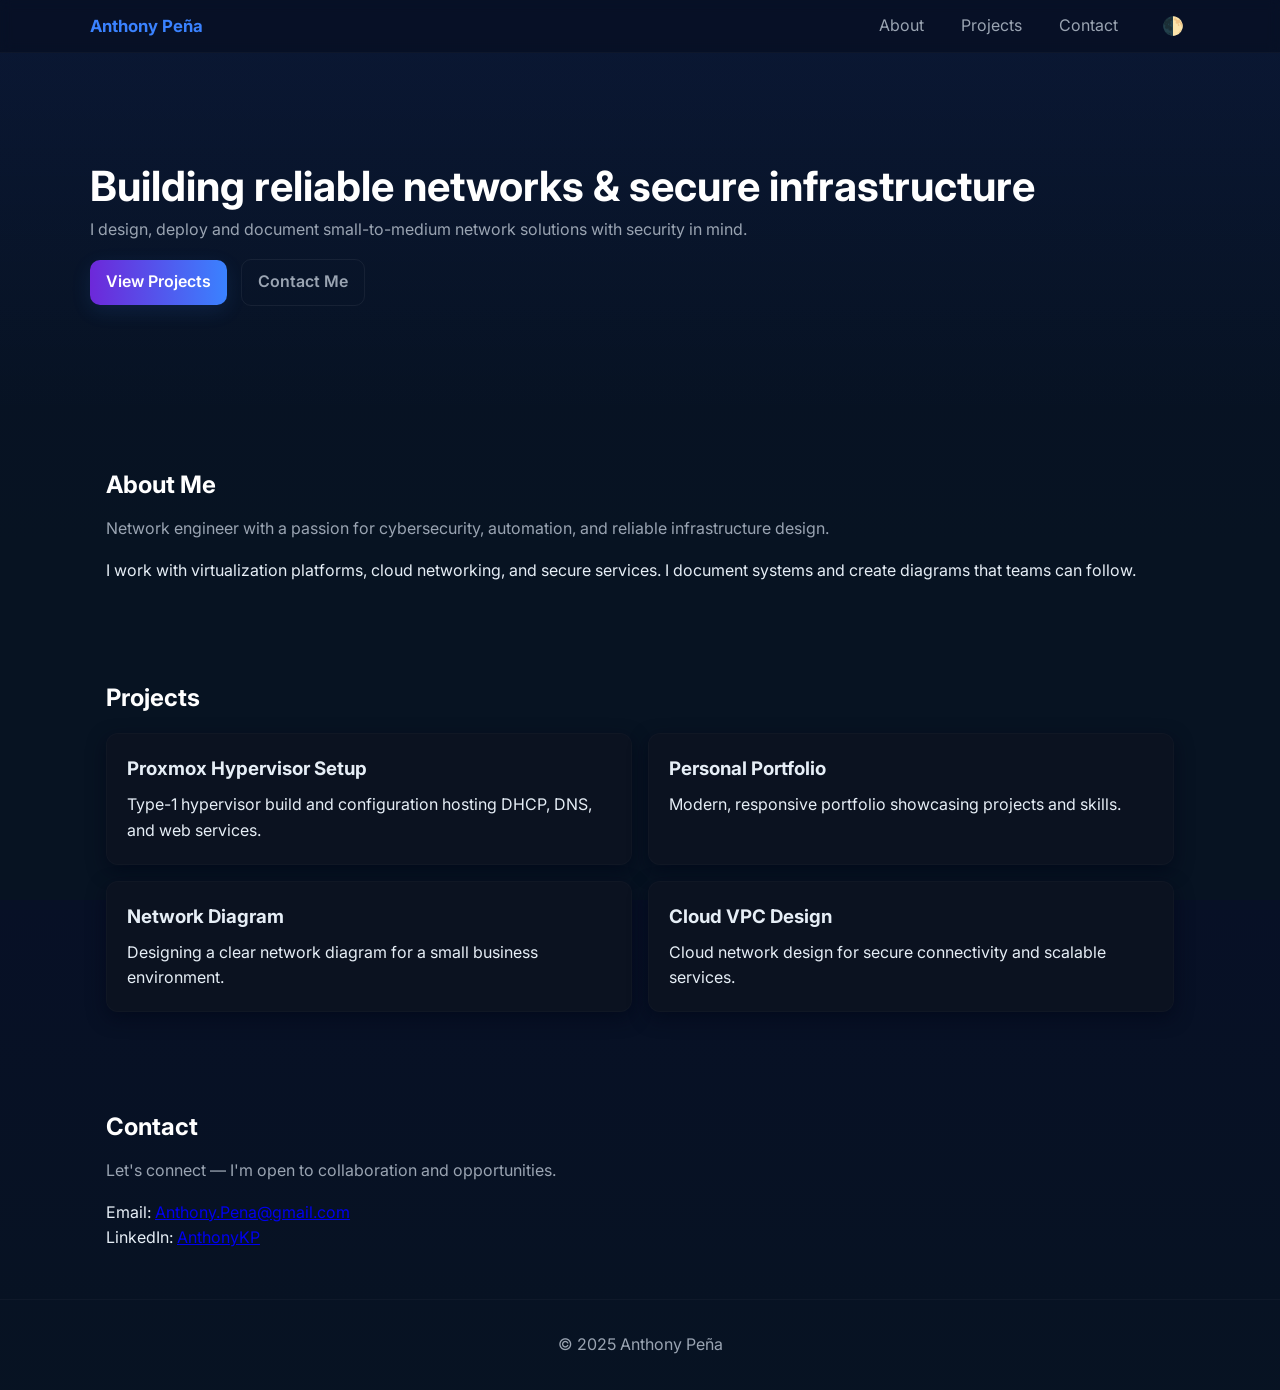
<file: index.html>
<!DOCTYPE html>
<html lang="en">
<head>
  <meta charset="UTF-8">
  <meta name="viewport" content="width=device-width,initial-scale=1">
  <title>Anthony Peña — Network Cloud security Engineer</title>
  <link rel="preconnect" href="https://fonts.googleapis.com">
  <link rel="preconnect" href="https://fonts.gstatic.com" crossorigin>
  <link href="https://fonts.googleapis.com/css2?family=Inter:wght@300;400;600;700&display=swap" rel="stylesheet">
  <link rel="stylesheet" href="styles.css">
</head>
<body>
  <header class="site-header">
    <div class="container header-inner">
      <a class="brand" href="#">Anthony Peña</a>
      <button class="nav-toggle" aria-label="Toggle navigation" aria-expanded="false">☰</button>
      <nav class="site-nav" id="site-nav">
        <ul>
          <li><a href="#about">About</a></li>
          <li><a href="#projects">Projects</a></li>
          <li><a href="#contact">Contact</a></li>
        </ul>
      </nav>
      <button class="theme-toggle" id="theme-toggle" aria-label="Toggle theme">🌓</button>
    </div>
  </header>

  <main>
    <section class="hero">
      <div class="container hero-inner">
        <h1 class="hero-title">Building reliable networks & secure infrastructure</h1>
        <p class="hero-sub">I design, deploy and document small-to-medium network solutions with security in mind.</p>
        <p>
          <a class="btn primary" href="#projects">View Projects</a>
          <a class="btn ghost" href="#contact">Contact Me</a>
        </p>
      </div>
    </section>

    <section id="about" class="section">
      <div class="container">
        <h2>About Me</h2>
        <p class="lead">Network engineer with a passion for cybersecurity, automation, and reliable infrastructure design.</p>
        <p>I work with virtualization platforms, cloud networking, and secure services. I document systems and create diagrams that teams can follow.</p>
      </div>
    </section>

    <section id="projects" class="section">
      <div class="container">
        <h2>Projects</h2>
        <div class="grid cards">
          <a href="proxmox.html" class="card card-link">
            <h3>Proxmox Hypervisor Setup</h3>
            <p>Type-1 hypervisor build and configuration hosting DHCP, DNS, and web services.</p>
          </a>
          <a href="portfolio.html" class="card card-link">
            <h3>Personal Portfolio</h3>
            <p>Modern, responsive portfolio showcasing projects and skills.</p>
          </a>
          <a href="network-diagram.html" class="card card-link">
            <h3>Network Diagram</h3>
            <p>Designing a clear network diagram for a small business environment.</p>
          </a>
          <a href="cloud-vpc.html" class="card card-link">
            <h3>Cloud VPC Design</h3>
            <p>Cloud network design for secure connectivity and scalable services.</p>
          </a>
        </div>
      </div>
    </section>

    <section id="contact" class="section">
      <div class="container">
        <h2>Contact</h2>
        <p class="lead">Let's connect — I'm open to collaboration and opportunities.</p>
        <p>Email: <a href="mailto:Anthony.Pena@gmail.com">Anthony.Pena@gmail.com</a></p>
        <p>LinkedIn: <a href="https://www.linkedin.com">AnthonyKP</a></p>
      </div>
    </section>
  </main>

  <footer class="site-footer">
    <div class="container">
      <p>&copy; 2025 Anthony Peña</p>
    </div>
  </footer>

  <script src="script.js" defer></script>
</body>
</html>
</file>
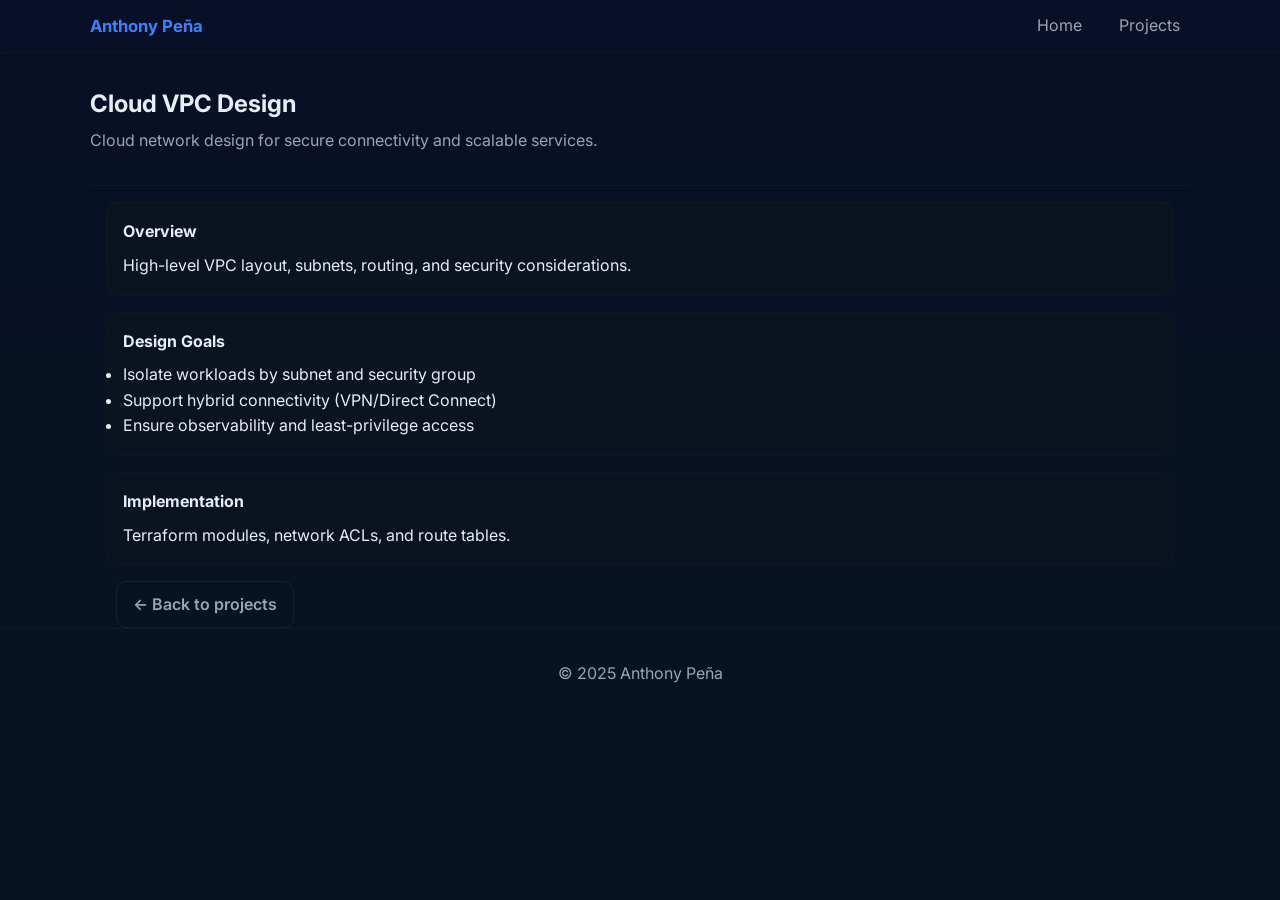
<file: cloud-vpc.html>
<!DOCTYPE html>
<html lang="en">
<head>
  <meta charset="utf-8">
  <meta name="viewport" content="width=device-width,initial-scale=1">
  <title>Cloud VPC Design — Project</title>
  <link href="https://fonts.googleapis.com/css2?family=Inter:wght@300;400;600;700&display=swap" rel="stylesheet">
  <link rel="stylesheet" href="styles.css">
</head>
<body>
  <header class="site-header">
    <div class="container header-inner">
      <a class="brand" href="index.html">Anthony Peña</a>
      <nav class="site-nav" id="site-nav">
        <ul>
          <li><a href="index.html">Home</a></li>
          <li><a href="index.html#projects">Projects</a></li>
        </ul>
      </nav>
    </div>
  </header>

  <main>
    <section class="container project-header">
      <h1>Cloud VPC Design</h1>
      <p class="project-meta">Cloud network design for secure connectivity and scalable services.</p>
    </section>

    <section class="container">
      <div class="breakdown">
        <div class="section-card">
          <h4>Overview</h4>
          <p>High-level VPC layout, subnets, routing, and security considerations.</p>
        </div>
        <div class="section-card">
          <h4>Design Goals</h4>
          <ul>
            <li>Isolate workloads by subnet and security group</li>
            <li>Support hybrid connectivity (VPN/Direct Connect)</li>
            <li>Ensure observability and least-privilege access</li>
          </ul>
        </div>
        <div class="section-card">
          <h4>Implementation</h4>
          <p>Terraform modules, network ACLs, and route tables.</p>
        </div>
      </div>

      <p style="margin-top:1rem"><a class="btn ghost" href="index.html">← Back to projects</a></p>
    </section>
  </main>

  <footer class="site-footer">
    <div class="container"><p>&copy; 2025 Anthony Peña</p></div>
  </footer>

  <script src="script.js" defer></script>
</body>
</html>
</file>
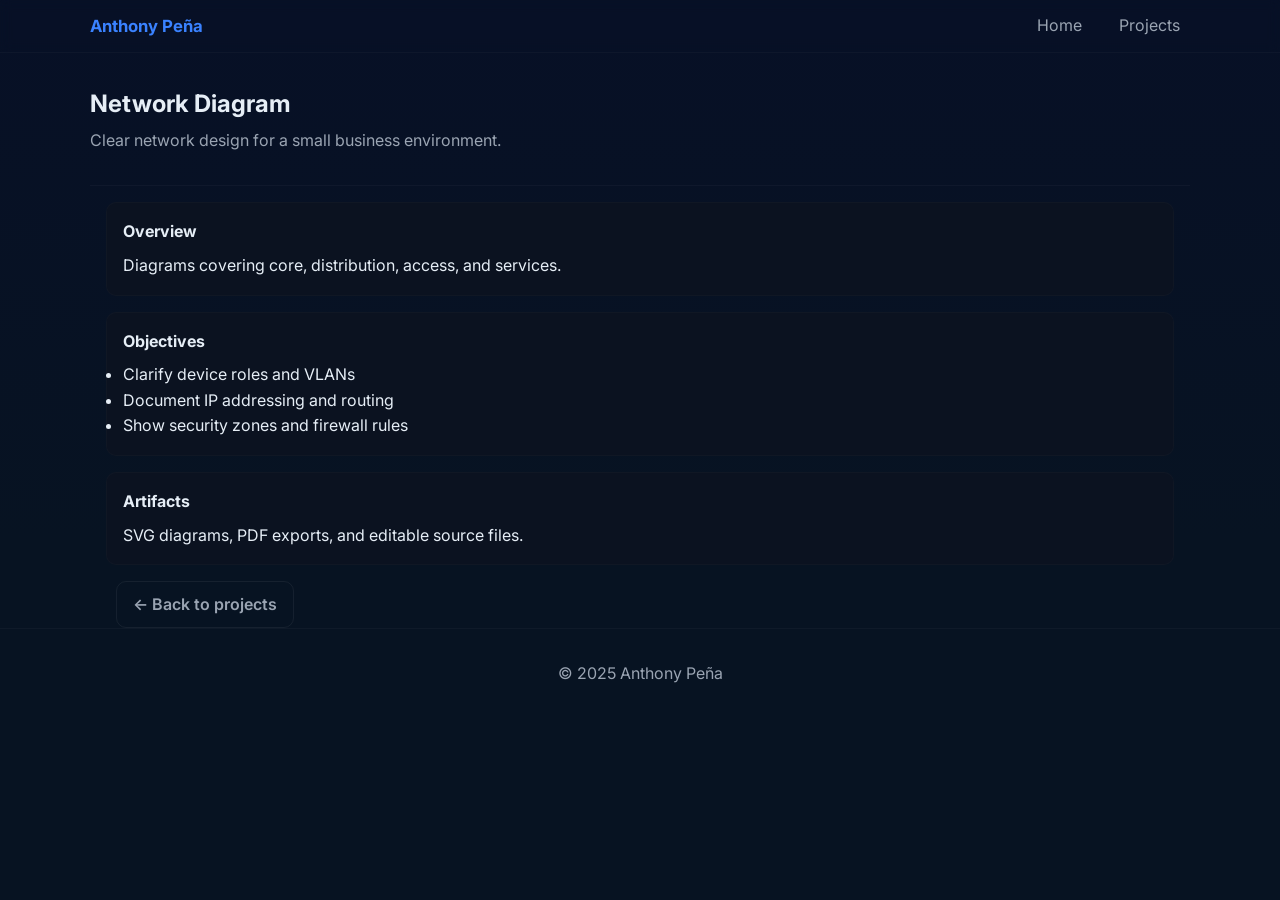
<file: network-diagram.html>
<!DOCTYPE html>
<html lang="en">
<head>
  <meta charset="utf-8">
  <meta name="viewport" content="width=device-width,initial-scale=1">
  <title>Network Diagram — Project</title>
  <link href="https://fonts.googleapis.com/css2?family=Inter:wght@300;400;600;700&display=swap" rel="stylesheet">
  <link rel="stylesheet" href="styles.css">
</head>
<body>
  <header class="site-header">
    <div class="container header-inner">
      <a class="brand" href="index.html">Anthony Peña</a>
      <nav class="site-nav" id="site-nav">
        <ul>
          <li><a href="index.html">Home</a></li>
          <li><a href="index.html#projects">Projects</a></li>
        </ul>
      </nav>
    </div>
  </header>

  <main>
    <section class="container project-header">
      <h1>Network Diagram</h1>
      <p class="project-meta">Clear network design for a small business environment.</p>
    </section>

    <section class="container">
      <div class="breakdown">
        <div class="section-card">
          <h4>Overview</h4>
          <p>Diagrams covering core, distribution, access, and services.</p>
        </div>
        <div class="section-card">
          <h4>Objectives</h4>
          <ul>
            <li>Clarify device roles and VLANs</li>
            <li>Document IP addressing and routing</li>
            <li>Show security zones and firewall rules</li>
          </ul>
        </div>
        <div class="section-card">
          <h4>Artifacts</h4>
          <p>SVG diagrams, PDF exports, and editable source files.</p>
        </div>
      </div>

      <p style="margin-top:1rem"><a class="btn ghost" href="index.html">← Back to projects</a></p>
    </section>
  </main>

  <footer class="site-footer">
    <div class="container"><p>&copy; 2025 Anthony Peña</p></div>
  </footer>

  <script src="script.js" defer></script>
</body>
</html>
</file>
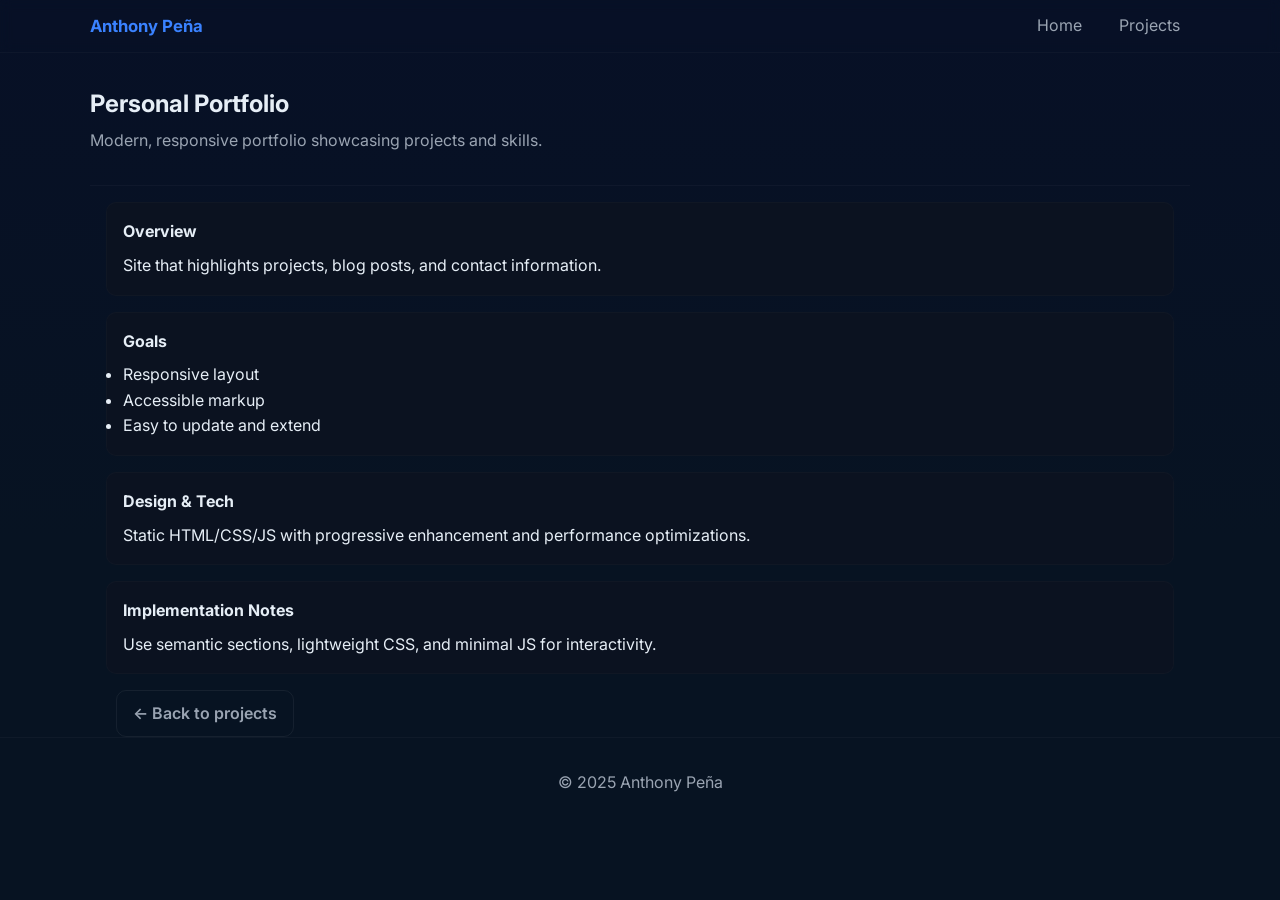
<file: portfolio.html>
<!DOCTYPE html>
<html lang="en">
<head>
  <meta charset="utf-8">
  <meta name="viewport" content="width=device-width,initial-scale=1">
  <title>Personal Portfolio — Project</title>
  <link href="https://fonts.googleapis.com/css2?family=Inter:wght@300;400;600;700&display=swap" rel="stylesheet">
  <link rel="stylesheet" href="styles.css">
</head>
<body>
  <header class="site-header">
    <div class="container header-inner">
      <a class="brand" href="index.html">Anthony Peña</a>
      <nav class="site-nav" id="site-nav">
        <ul>
          <li><a href="index.html">Home</a></li>
          <li><a href="index.html#projects">Projects</a></li>
        </ul>
      </nav>
    </div>
  </header>

  <main>
    <section class="container project-header">
      <h1>Personal Portfolio</h1>
      <p class="project-meta">Modern, responsive portfolio showcasing projects and skills.</p>
    </section>

    <section class="container">
      <div class="breakdown">
        <div class="section-card">
          <h4>Overview</h4>
          <p>Site that highlights projects, blog posts, and contact information.</p>
        </div>
        <div class="section-card">
          <h4>Goals</h4>
          <ul>
            <li>Responsive layout</li>
            <li>Accessible markup</li>
            <li>Easy to update and extend</li>
          </ul>
        </div>
        <div class="section-card">
          <h4>Design & Tech</h4>
          <p>Static HTML/CSS/JS with progressive enhancement and performance optimizations.</p>
        </div>
        <div class="section-card">
          <h4>Implementation Notes</h4>
          <p>Use semantic sections, lightweight CSS, and minimal JS for interactivity.</p>
        </div>
      </div>

      <p style="margin-top:1rem"><a class="btn ghost" href="index.html">← Back to projects</a></p>
    </section>
  </main>

  <footer class="site-footer">
    <div class="container"><p>&copy; 2025 Anthony Peña</p></div>
  </footer>

  <script src="script.js" defer></script>
</body>
</html>
</file>
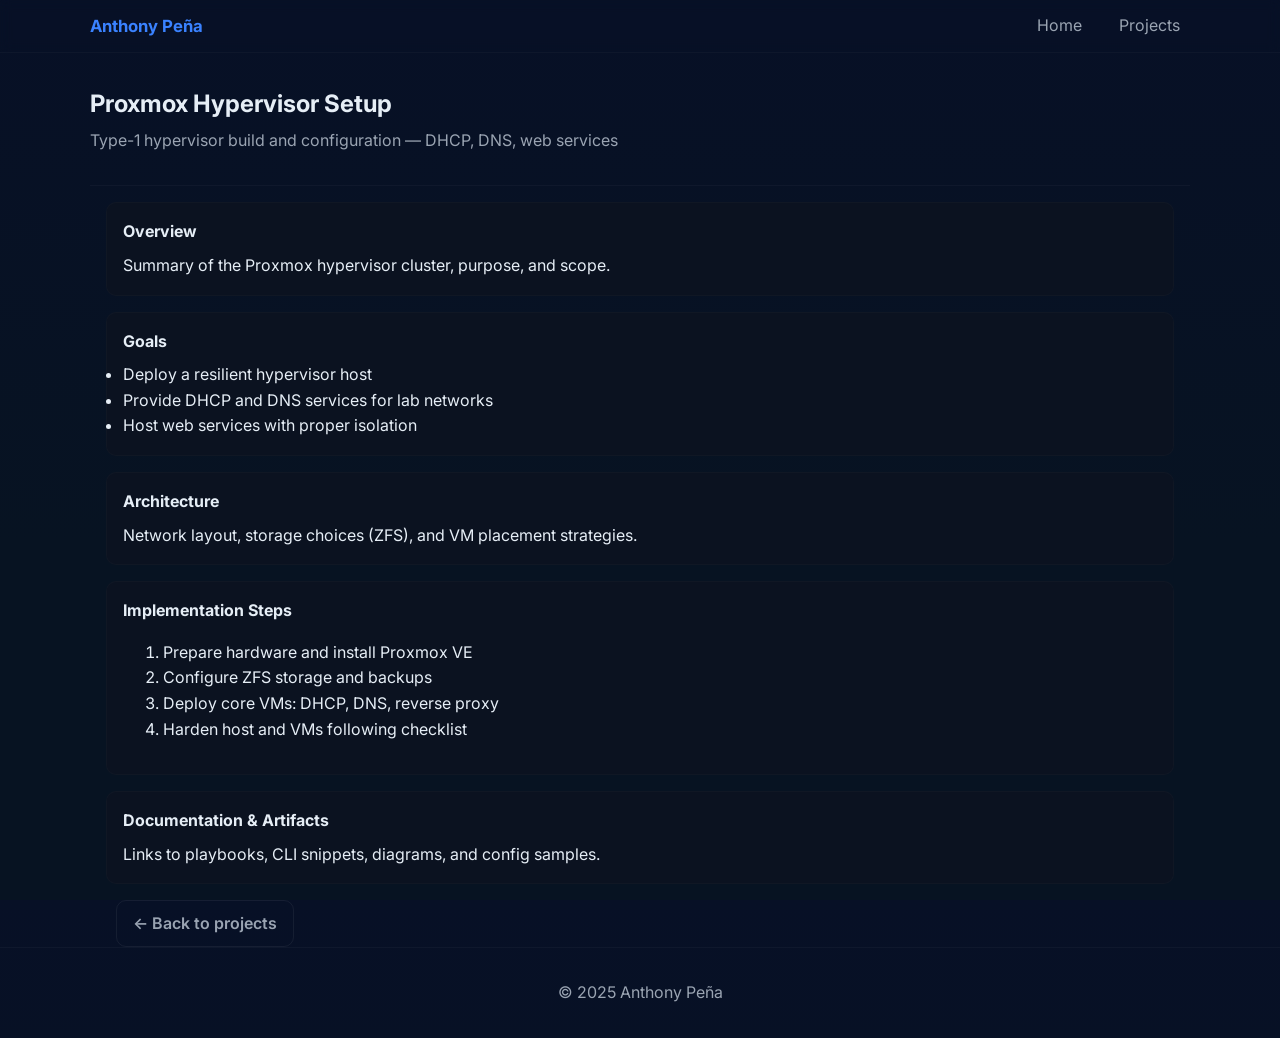
<file: proxmox.html>
<!DOCTYPE html>
<html lang="en">
<head>
  <meta charset="utf-8">
  <meta name="viewport" content="width=device-width,initial-scale=1">
  <title>Proxmox Hypervisor Setup — Project</title>
  <link href="https://fonts.googleapis.com/css2?family=Inter:wght@300;400;600;700&display=swap" rel="stylesheet">
  <link rel="stylesheet" href="styles.css">
</head>
<body>
  <header class="site-header">
    <div class="container header-inner">
      <a class="brand" href="index.html">Anthony Peña</a>
      <nav class="site-nav" id="site-nav">
        <ul>
          <li><a href="index.html">Home</a></li>
          <li><a href="index.html#projects">Projects</a></li>
        </ul>
      </nav>
    </div>
  </header>

  <main>
    <section class="container project-header">
      <h1>Proxmox Hypervisor Setup</h1>
      <p class="project-meta">Type-1 hypervisor build and configuration — DHCP, DNS, web services</p>
    </section>

    <section class="container">
      <div class="breakdown">
        <div class="section-card">
          <h4>Overview</h4>
          <p>Summary of the Proxmox hypervisor cluster, purpose, and scope.</p>
        </div>
        <div class="section-card">
          <h4>Goals</h4>
          <ul>
            <li>Deploy a resilient hypervisor host</li>
            <li>Provide DHCP and DNS services for lab networks</li>
            <li>Host web services with proper isolation</li>
          </ul>
        </div>
        <div class="section-card">
          <h4>Architecture</h4>
          <p>Network layout, storage choices (ZFS), and VM placement strategies.</p>
        </div>
        <div class="section-card">
          <h4>Implementation Steps</h4>
          <ol>
            <li>Prepare hardware and install Proxmox VE</li>
            <li>Configure ZFS storage and backups</li>
            <li>Deploy core VMs: DHCP, DNS, reverse proxy</li>
            <li>Harden host and VMs following checklist</li>
          </ol>
        </div>
        <div class="section-card">
          <h4>Documentation & Artifacts</h4>
          <p>Links to playbooks, CLI snippets, diagrams, and config samples.</p>
        </div>
      </div>

      <p style="margin-top:1rem"><a class="btn ghost" href="index.html">← Back to projects</a></p>
    </section>
  </main>

  <footer class="site-footer">
    <div class="container"><p>&copy; 2025 Anthony Peña</p></div>
  </footer>

  <script src="script.js" defer></script>
</body>
</html>
</file>
<file: styles.css>
:root{
  --bg: #0f1724;
  --card: #0b1220;
  --muted: #9aa4b2;
  --accent: #6d28d9;
  --accent-2: #3a82ff;
  --glass: rgba(255,255,255,0.04);
  --radius: 12px;
  --container: 1100px;
  --gap: 1.25rem;
  color-scheme: light dark;
}

*{box-sizing:border-box}
html,body{height:100%}
body, h1, h2, h3, p, ul {margin:0;padding:0}
body{
  font-family: 'Inter', system-ui, -apple-system, 'Segoe UI', Roboto, 'Helvetica Neue', Arial;
  line-height:1.6;
  background: linear-gradient(180deg,#071026 0%, #071322 60%);
  color: #e6eef6;
  -webkit-font-smoothing:antialiased;
  -moz-osx-font-smoothing:grayscale;
}

.container{max-width:var(--container);margin:0 auto;padding:0 1rem}

.site-header{backdrop-filter: blur(6px);background:transparent;border-bottom:1px solid rgba(255,255,255,0.03);position:sticky;top:0;z-index:40}
.header-inner{display:flex;align-items:center;gap:var(--gap);padding:0.8rem 0}
.brand{font-weight:700;color:var(--accent-2);text-decoration:none;font-size:1.05rem}

.site-nav{margin-left:auto}
.site-nav ul{display:flex;gap:1rem;list-style:none;align-items:center}
.site-nav a{color:var(--muted);text-decoration:none;padding:0.45rem 0.65rem;border-radius:8px;transition:all 200ms}
.site-nav a:hover{color:var(--accent-2);background:rgba(58,130,255,0.06)}

.nav-toggle{display:none;background:transparent;border:0;color:var(--muted);font-size:1.2rem}
.theme-toggle{background:transparent;border:0;color:var(--muted);font-size:1.1rem;margin-left:0.5rem}

.hero{padding:4rem 0;background:linear-gradient(180deg,rgba(58,130,255,0.06),transparent)}
.hero-inner{padding:3rem 0}
.hero-title{font-size:clamp(1.6rem,3.6vw,2.6rem);line-height:1.05;margin-bottom:0.5rem;color:#fff}
.hero-sub{color:var(--muted);margin-bottom:1rem}

.btn{display:inline-block;padding:0.6rem 1rem;border-radius:10px;text-decoration:none;font-weight:600}
.btn.primary{background:linear-gradient(90deg,var(--accent),var(--accent-2));color:white;box-shadow:0 6px 20px rgba(58,130,255,0.12)}
.btn.ghost{background:transparent;border:1px solid rgba(255,255,255,0.06);color:var(--muted);margin-left:0.6rem}

.section{padding:3rem 0}
.section h2{color:#fff;margin-bottom:0.75rem}
.lead{color:var(--muted);margin-bottom:1rem}

.cards{display:grid;grid-template-columns:repeat(2,1fr);gap:1rem;margin-top:1rem}
.card{background:var(--card);padding:1.25rem;border-radius:var(--radius);box-shadow:0 6px 18px rgba(2,6,23,0.6);border:1px solid rgba(255,255,255,0.02);transition:transform 220ms, box-shadow 220ms}
.card h3{margin-bottom:0.5rem}
.card:hover{transform:translateY(-6px);box-shadow:0 20px 40px rgba(2,6,23,0.6)}

/* Make cards that are anchors behave and look like cards */
.card-link{display:block;color:inherit;text-decoration:none}
.card-link:focus{outline:2px solid rgba(58,130,255,0.18);outline-offset:4px}

/* Project page breakdown */
.project-header{padding:2rem 0;border-bottom:1px solid rgba(255,255,255,0.03);margin-bottom:1rem}
.project-meta{color:var(--muted);margin-top:0.25rem}
.breakdown{display:grid;grid-template-columns:1fr;gap:1rem}
.breakdown .section-card{background:var(--card);padding:1rem;border-radius:10px;border:1px solid rgba(255,255,255,0.02)}
.breakdown h4{margin:0 0 0.5rem 0}

.site-footer{padding:2rem 0;text-align:center;color:var(--muted);border-top:1px solid rgba(255,255,255,0.03)}

@media (max-width:800px){
  .cards{grid-template-columns:1fr}
  .site-nav{position:absolute;top:64px;right:1rem;background:linear-gradient(180deg,rgba(7,19,34,0.95),rgba(7,13,20,0.98));padding:0.75rem;border-radius:10px;display:none}
  .site-nav.open{display:block}
  .nav-toggle{display:inline-flex;margin-left:auto}
}

/* reveal animation */
.reveal{opacity:0;transform:translateY(10px);transition:opacity 420ms ease, transform 420ms ease}
.reveal.visible{opacity:1;transform:none}

/* Utility */
.grid{display:grid}
@media (min-width:801px){.cards{grid-template-columns:repeat(2,1fr)}}
</file>
